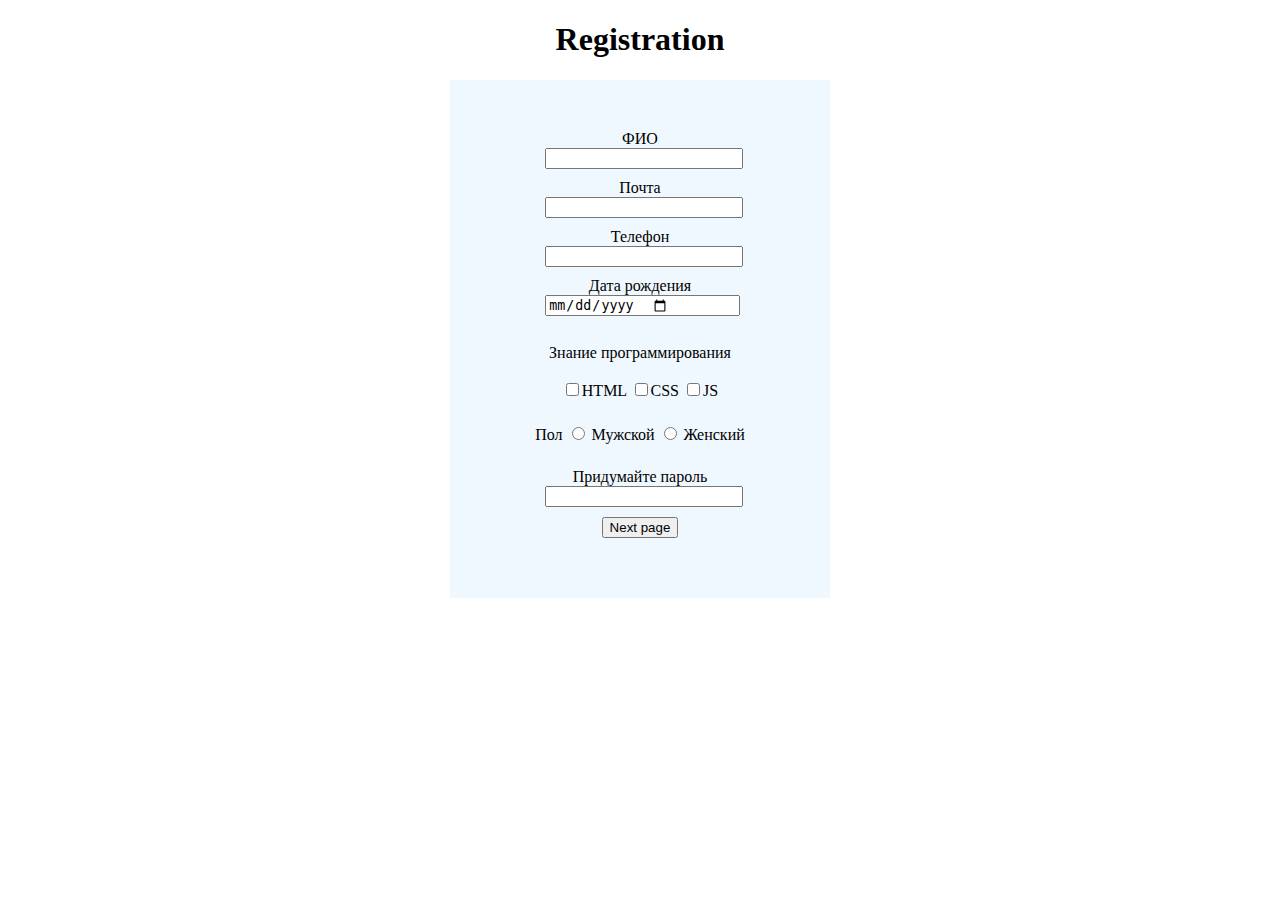
<file: 2W/index.html>
<!DOCTYPE html>
<html lang="en">
<head>
    <meta charset="UTF-8">
    <meta name="viewport" content="width=device-width, initial-scale=1.0">
    <title>2 Week</title>
    <style>
        .regform{
            display: inline-block;
            width: 30%;
            margin-left: 35%;
            text-align: center;
            background-color: aliceblue;
            padding-top: 50px;
            padding-bottom: 50px;
        }
        .regform input{
            display: inline-block;
            margin-bottom: 10px;
        }
        #input{
            display: flex;
            margin-left: 25%;
            width: 50%;
        }
        #checkbox{
            margin: 0;
        }
    </style>
</head>
<body>
    <h1 style="text-align: center;">Registration</h1>
    <div class="regform">
        <label>ФИО</label>
        <input type = 'text' id="input">
        <label>Почта</label>
        <input type = 'mail' id="input">
        <label>Телефон</label>
        <input type = 'tel' id="input">
        <label>Дата рождения</label>
        <input type = 'date'  id="input"><br>
        <label>Знание программирования</label><br><br>
        <input type="checkbox"><label id="checkbox">HTML</label>
        <input type="checkbox"><label id="checkbox">CSS</label>
        <input type="checkbox"><label id="checkbox">JS</label><br><br>
        <label>Пол</label>
        <input type="radio" id="contactChoice1">
        <label for="contactChoice1">Мужской</label>
        <input type="radio" id="contactChoice2">
        <label for="contactChoice2">Женский</label><br><br>
        <label>Придумайте пароль</label>
        <input type = 'password' id="input">
        <form action="spage.html">
            <input type="submit" value="Next page">
        </form>
    </div>
</body>
</html>
</file>
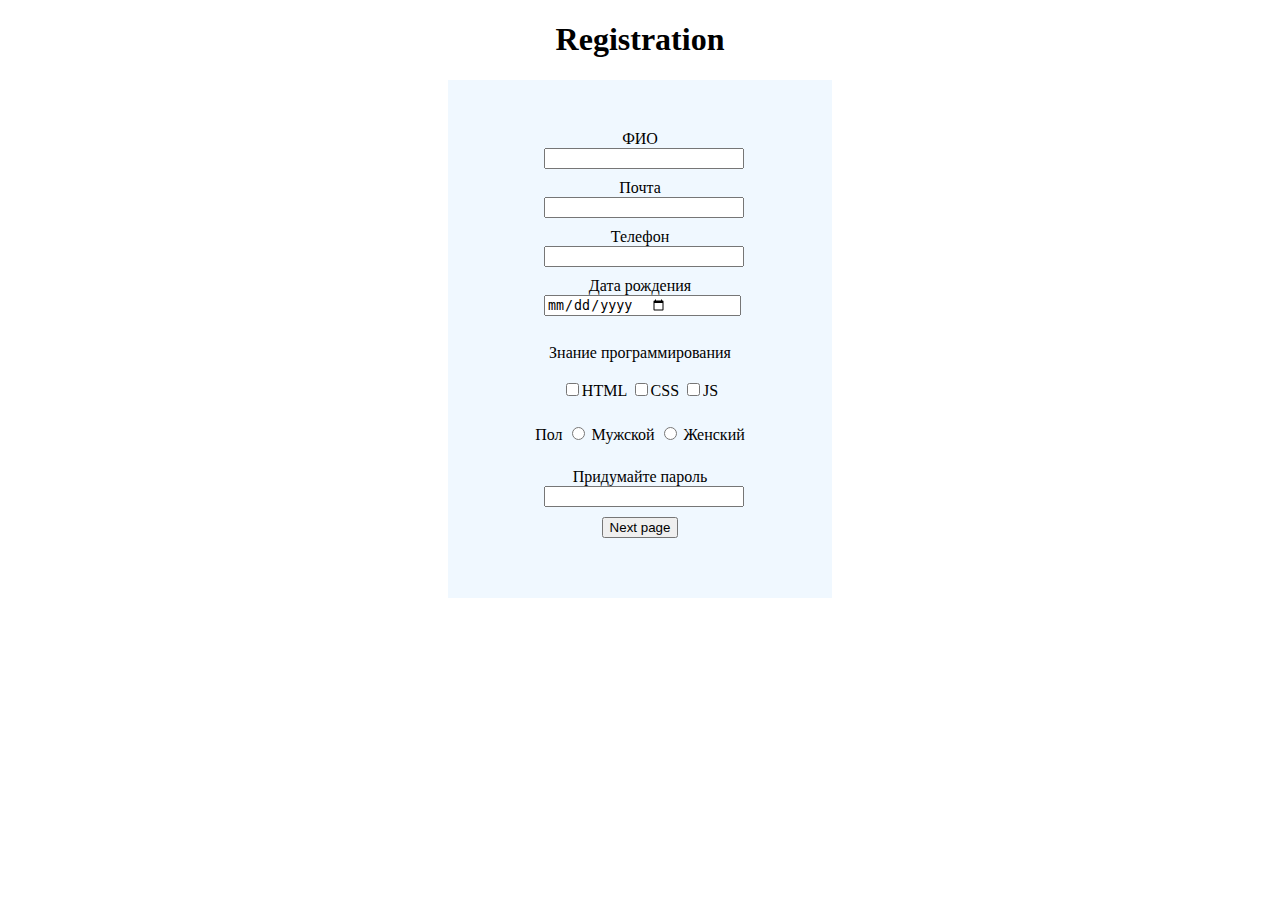
<file: 3w/index.html>
<!DOCTYPE html>
<html lang="en">
<head>
    <meta charset="UTF-8">
    <meta name="viewport" content="width=device-width, initial-scale=1.0">
    <link rel="stylesheet" href="style.css">
    <title>3 Week</title>
</head>
<body>
    <h1 style="text-align: center;">Registration</h1>
    <div class="regform">
        <label>ФИО</label>
        <input type = 'text' id="input">
        <label>Почта</label>
        <input type = 'mail' id="input">
        <label>Телефон</label>
        <input type = 'tel' id="input">
        <label>Дата рождения</label>
        <input type = 'date'  id="input"><br>
        <label>Знание программирования</label><br><br>
        <input type="checkbox"><label id="checkbox">HTML</label>
        <input type="checkbox"><label id="checkbox">CSS</label>
        <input type="checkbox"><label id="checkbox">JS</label><br><br>
        <label>Пол</label>
        <input type="radio" id="contactChoice1">
        <label for="contactChoice1">Мужской</label>
        <input type="radio" id="contactChoice2">
        <label for="contactChoice2">Женский</label><br><br>
        <label>Придумайте пароль</label>
        <input type = 'password' id="input">
        <form action="spage.html">
            <input type="submit" value="Next page">
        </form>
    </div>
</body>
</html>
</file>
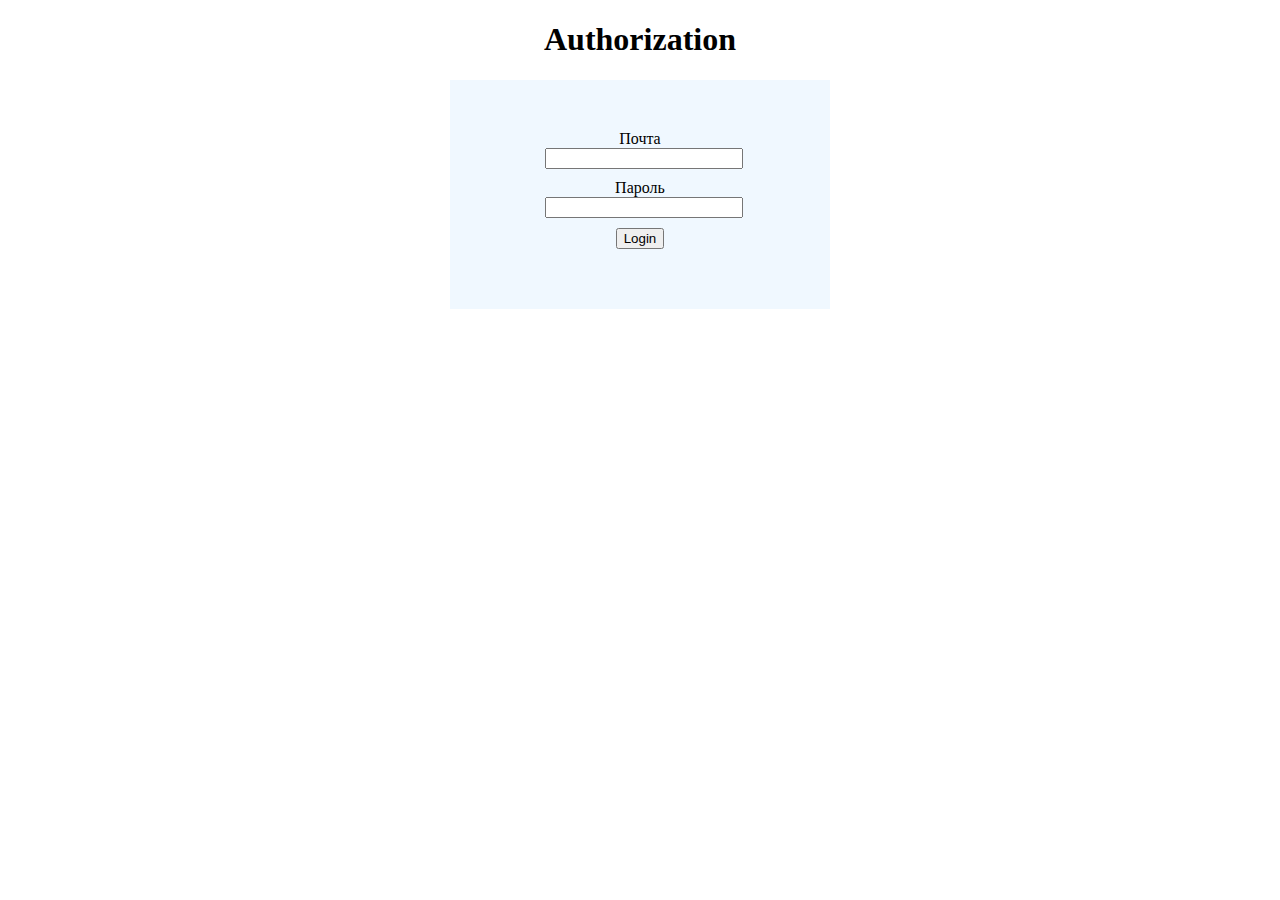
<file: 2W/spage.html>
<!DOCTYPE html>
<html lang="en">
<head>
    <meta charset="UTF-8">
    <meta name="viewport" content="width=device-width, initial-scale=1.0">
    <title>2 Week</title>
    <style>
        .regform{
            display: inline-block;
            width: 30%;
            margin-left: 35%;
            text-align: center;
            background-color: aliceblue;
            padding-top: 50px;
            padding-bottom: 50px;
        }
        .regform input{
            display: inline-block;
            margin-bottom: 10px;
        }
        #input{
            display: flex;
            margin-left: 25%;
            width: 50%;
        }
        #checkbox{
            margin: 0;
        }
    </style>
</head>
<body>
    <h1 style="text-align: center;">Authorization</h1>
    <div class="regform">
        <label>Почта</label>
        <input type = 'mail' id="input">
        <label>Пароль</label>
        <input type = 'password' id="input">
        <form action="tpage.html">
            <input type="submit" value="Login">
        </form>
    </div>
</body>
</html>
</file>
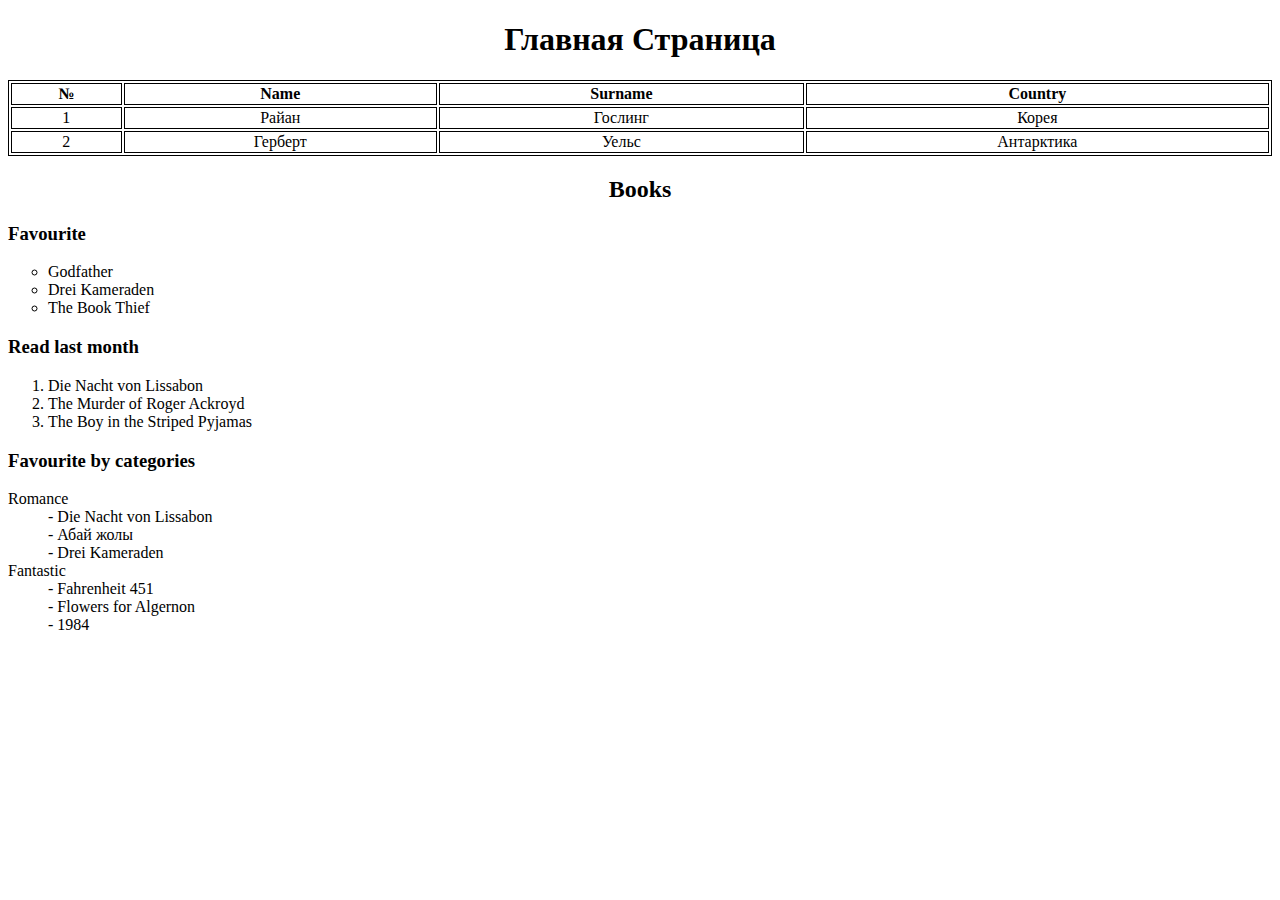
<file: 2W/tpage.html>
<!DOCTYPE html>
<html lang="en">
<head>
    <meta charset="UTF-8">
    <meta name="viewport" content="width=device-width, initial-scale=1.0">
    <title>2 Week</title>
    <style>
        table, th, td {
            border:1px solid black;
        }
    </style>
</head>
<body>
    <h1 style="text-align: center;">Главная Страница</h1>
    <table style="width:100%; text-align: center;">
        <tr>
            <th>№</th>
            <th>Name</th>
            <th>Surname</th>
            <th>Country</th>
        </tr>
        <tr>
            <td>1</td>
            <td>Райан</td>
            <td>Гослинг</td>
            <td>Корея</td>
        </tr>
        <tr>
            <td>2</td>
            <td>Герберт</td>
            <td>Уельс</td>
            <td>Антарктика</td>
        </tr>
      </table>
      <h2 style="text-align: center;">Books</h2>
      <h3>Favourite</h3>
        <ul style="list-style-type:circle;">
            <li>Godfather</li>
            <li>Drei Kameraden</li>
            <li>The Book Thief</li>
        </ul>
        <h3>Read last month</h3>
        <ol>
            <li>Die Nacht von Lissabon</li>
            <li>The Murder of Roger Ackroyd</li>
            <li>The Boy in the Striped Pyjamas</li>
        </ol>
        <h3>Favourite by categories</h3>
        <dl>
            <dt>Romance</dt>
                <dd>- Die Nacht von Lissabon</dd>
                <dd>- Абай жолы</dd>
                <dd>- Drei Kameraden</dd>
            <dt>Fantastic</dt>
                <dd>- Fahrenheit 451</dd>
                <dd>- Flowers for Algernon</dd>
                <dd>- 1984</dd>
        </dl>
</body>
</html>
</file>
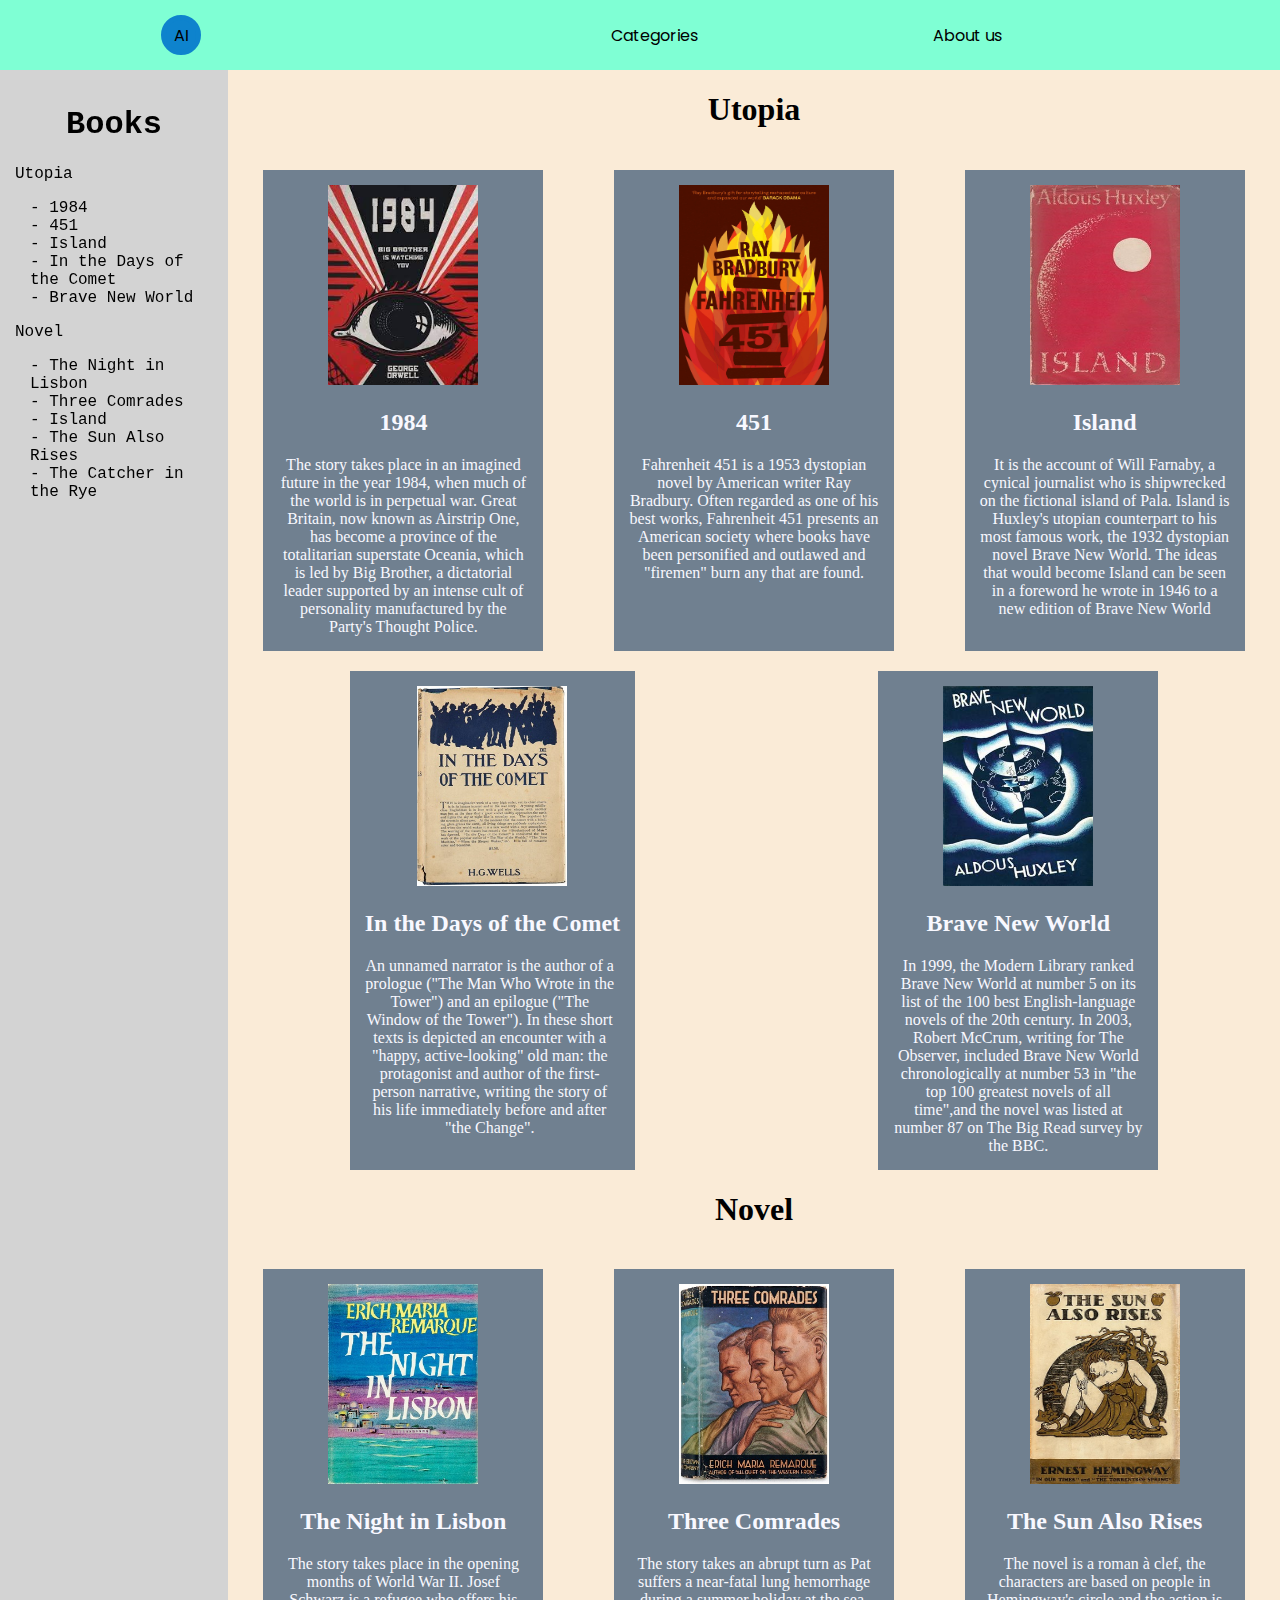
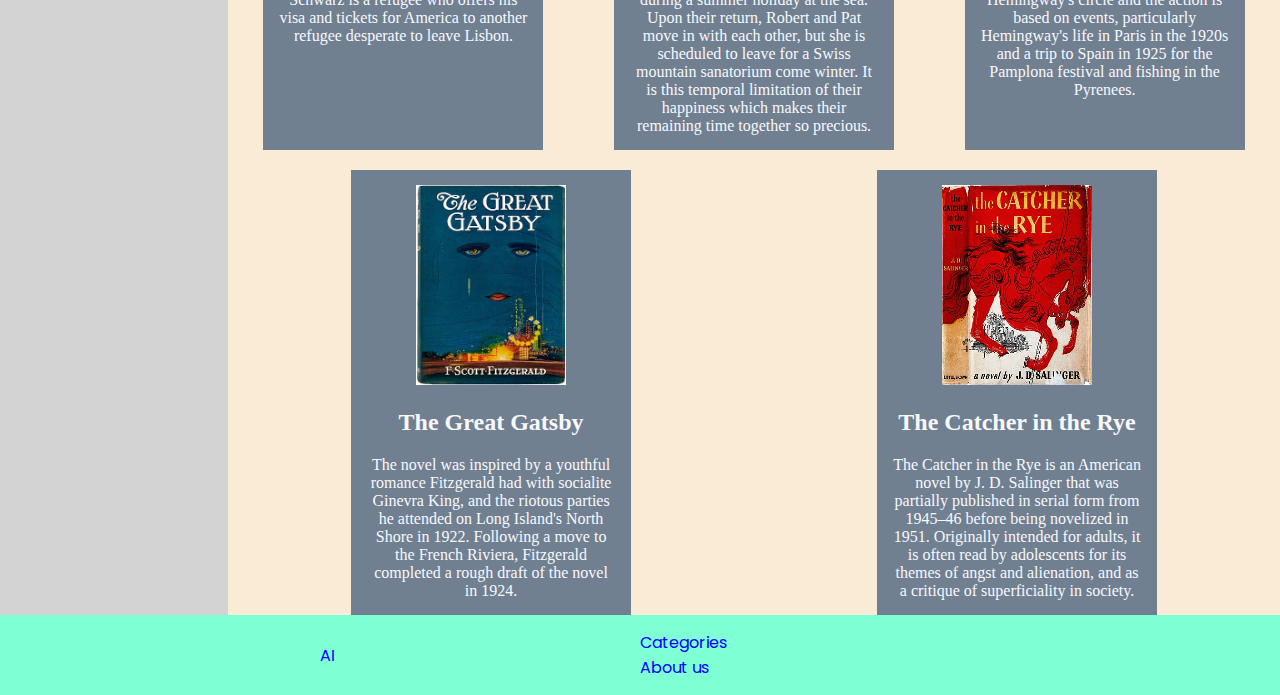
<file: 3w/fpage.html>
<!DOCTYPE html>
<html lang="en">
<head>
    <meta charset="UTF-8">
    <meta name="viewport" content="width=device-width, initial-scale=1.0">
    <link rel="stylesheet" href="style.css">
    <link rel="preconnect" href="https://fonts.googleapis.com"><link rel="preconnect" href="https://fonts.gstatic.com" crossorigin>
    <link href="https://fonts.googleapis.com/css2?family=Poppins:wght@500&display=swap" rel="stylesheet">
    <title>3 Week</title>
</head>
<body>
    <header class="header">
        <div class="logo">AI</div>
        <div class="menu">
            <div class="pod_menu">Categories</div>
            <div class="pod_menu">About us</div>
        </div>
    </header>
    <main>
        <aside class="side_bar">
            <div class="sidebar_content">
                <h1>Books</h1>
                <p>Utopia</p>
                <ul>
                    <li>- 1984</li>
                    <li>- 451</li>
                    <li>- Island</li>
                    <li>- In the Days of the Comet</li>
                    <li>- Brave New World</li>
                </ul>
                <p>Novel</p>
                <ul>
                    <li>- The Night in Lisbon</li>
                    <li>- Three Comrades</li>
                    <li>- Island</li>
                    <li>- The Sun Also Rises</li>
                    <li>- The Catcher in the Rye</li>
                </ul>
            </div>
        </aside>
        <div class="main_content">
            <h1>Utopia</h1>
            <div class="books">
                <div class="book_card">
                    <div class="book_img"><img src="media/1984.jpeg" alt="1984" height="200px" width="150px"></div>
                    <div class="book_text">
                        <div class="book_title"><h2>1984</h2></div>
                        <div class="book_about">The story takes place in an imagined future in the year 1984, when much of
                            the world is in perpetual war. Great Britain, now known as Airstrip One, has become a province
                            of the totalitarian superstate Oceania, which is led by Big Brother, a dictatorial leader 
                            supported by an intense cult of personality manufactured by the Party's Thought Police. </div>
                    </div>
                </div>
                <div class="book_card">
                    <div class="book_img"><img src="media/451.jpg" alt="451" height="200px" width="150px"></div>
                    <div class="book_text">
                        <div class="book_title"><h2>451</h2></div>
                        <div class="book_about">Fahrenheit 451 is a 1953 dystopian novel by American writer Ray Bradbury.
                            Often regarded as one of his best works, Fahrenheit 451 presents an American society where
                            books have been personified and outlawed and "firemen" burn any that are found. </div>
                    </div>
                </div>
                <div class="book_card">
                    <div class="book_img"><img src="media/Island.jpeg" alt="Island" height="200px" width="150px"></div>
                    <div class="book_text">
                        <div class="book_title"><h2>Island</h2></div>
                        <div class="book_about">It is the account of Will Farnaby, a cynical journalist who is shipwrecked on 
                            the fictional island of Pala. Island is Huxley's utopian counterpart to his most famous work, the 
                            1932 dystopian novel Brave New World. The ideas that would become Island can be seen in a foreword
                             he wrote in 1946 to a new edition of Brave New World </div>
                    </div>
                </div>
                <div class="book_card">
                    <div class="book_img"><img src="media/Dayscomet.jpg" alt="Dayscomet" height="200px" width="150px"></div>
                    <div class="book_text">
                        <div class="book_title"><h2>In the Days of the Comet</h2></div>
                        <div class="book_about">An unnamed narrator is the author of a prologue ("The Man Who Wrote in the Tower") 
                        and an epilogue ("The Window of the Tower"). In these short texts is depicted an encounter with a "happy, 
                        active-looking" old man: the protagonist and author of the first-person narrative, writing the story of 
                        his life immediately before and after "the Change".</div>
                    </div>
                </div>
                <div class="book_card">
                    <div class="book_img"><img src="media/BraveNewWorld.jpg" alt="Brave New World" height="200px" width="150px"></div>
                    <div class="book_text">
                        <div class="book_title"><h2>Brave New World</h2></div>
                        <div class="book_about">In 1999, the Modern Library ranked Brave New World at number 5 on its list of the 100 best
                             English-language novels of the 20th century. In 2003, Robert McCrum, writing for The Observer, included 
                             Brave New World chronologically at number 53 in "the top 100 greatest novels of all time",and the novel
                              was listed at number 87 on The Big Read survey by the BBC. </div>
                    </div>
                </div>
            </div>
            <h1>Novel</h1>
            <div class="books">
                <div class="book_card">
                    <div class="book_img"><img src="media/The.Night.In.Lisbon.jpg" alt="The Night in Lisbon" height="200px" width="150px"></div>
                    <div class="book_text">
                        <div class="book_title"><h2>The Night in Lisbon</h2></div>
                        <div class="book_about">The story takes place in the opening months of World War II. Josef Schwarz is a refugee 
                            who offers his visa and tickets for America to another refugee desperate to leave Lisbon. </div>
                    </div>
                </div>
                <div class="book_card">
                    <div class="book_img"><img src="media/ThreeComrades.jpg" alt="Three Comrades" height="200px" width="150px"></div>
                    <div class="book_text">
                        <div class="book_title"><h2>Three Comrades</h2></div>
                        <div class="book_about">The story takes an abrupt turn as Pat suffers a near-fatal lung hemorrhage during a summer holiday
                             at the sea. Upon their return, Robert and Pat move in with each other, but she is scheduled to leave for a Swiss mountain 
                             sanatorium come winter. It is this temporal limitation of their happiness which makes their remaining time together 
                             so precious.</div>
                    </div>
                </div>
                <div class="book_card">
                    <div class="book_img"><img src="media/The_Sun_Also_Rises.jpg" alt="The Sun Also Rises" height="200px" width="150px"></div>
                    <div class="book_text">
                        <div class="book_title"><h2>The Sun Also Rises</h2></div>
                        <div class="book_about">The novel is a roman à clef, the characters are based on people in Hemingway's circle and the action 
                            is based on events, particularly Hemingway's life in Paris in the 1920s and a trip to Spain in 1925 for the Pamplona
                             festival and fishing in the Pyrenees.</div>
                    </div>
                </div>
                <div class="book_card">
                    <div class="book_img"><img src="media/The_Great_Gatsby.jpg" alt="The Great Gatsby" height="200px" width="150px"></div>
                    <div class="book_text">
                        <div class="book_title"><h2>The Great Gatsby</h2></div>
                        <div class="book_about">The novel was inspired by a youthful romance Fitzgerald had with socialite Ginevra King, and the 
                            riotous parties he attended on Long Island's North Shore in 1922. Following a move to the French Riviera, Fitzgerald 
                            completed a rough draft of the novel in 1924. </div>
                    </div>
                </div><div class="book_card">
                    <div class="book_img"><img src="media/330px-The_Catcher_in_the_Rye.jpg" alt="The Catcher in the Rye" height="200px" width="150px"></div>
                    <div class="book_text">
                        <div class="book_title"><h2>The Catcher in the Rye</h2></div>
                        <div class="book_about">The Catcher in the Rye is an American novel by J. D. Salinger that was partially published in serial
                             form from 1945–46 before being novelized in 1951. Originally intended for adults, it is often read by adolescents for its 
                             themes of angst and alienation, and as a critique of superficiality in society.</div>
                    </div>
                </div>  
            </div>
        </div>
    </main>
    <footer>
        <div class="logo">AI</div>
        <div class="menu">
            <div class="pod_menu">Categories</div>
            <div class="pod_menu">About us</div>
        </div>
    </footer>
</body>
</html>
</file>
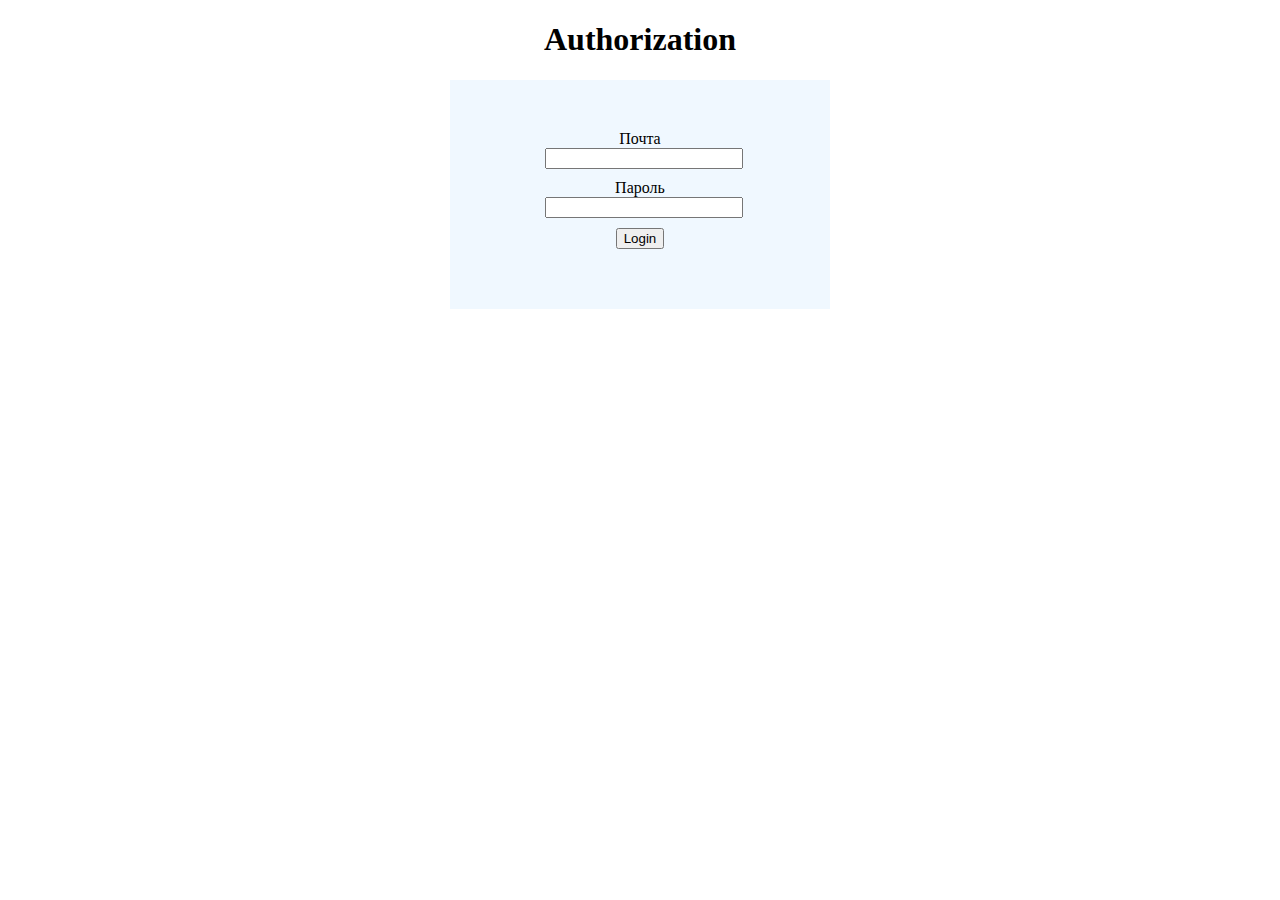
<file: 3w/spage.html>
<!DOCTYPE html>
<html lang="en">
<head>
    <meta charset="UTF-8">
    <meta name="viewport" content="width=device-width, initial-scale=1.0">
    <title>3 Week</title>
    <style>
        .regform{
            display: inline-block;
            width: 30%;
            margin-left: 35%;
            text-align: center;
            background-color: aliceblue;
            padding-top: 50px;
            padding-bottom: 50px;
        }
        .regform input{
            display: inline-block;
            margin-bottom: 10px;
        }
        #input{
            display: flex;
            margin-left: 25%;
            width: 50%;
        }
        #checkbox{
            margin: 0;
        }
    </style>
</head>
<body>
    <h1 style="text-align: center;">Authorization</h1>
    <div class="regform">
        <label>Почта</label>
        <input type = 'mail' id="input">
        <label>Пароль</label>
        <input type = 'password' id="input">
        <form action="tpage.html">
            <input type="submit" value="Login">
        </form>
    </div>
</body>
</html>
</file>
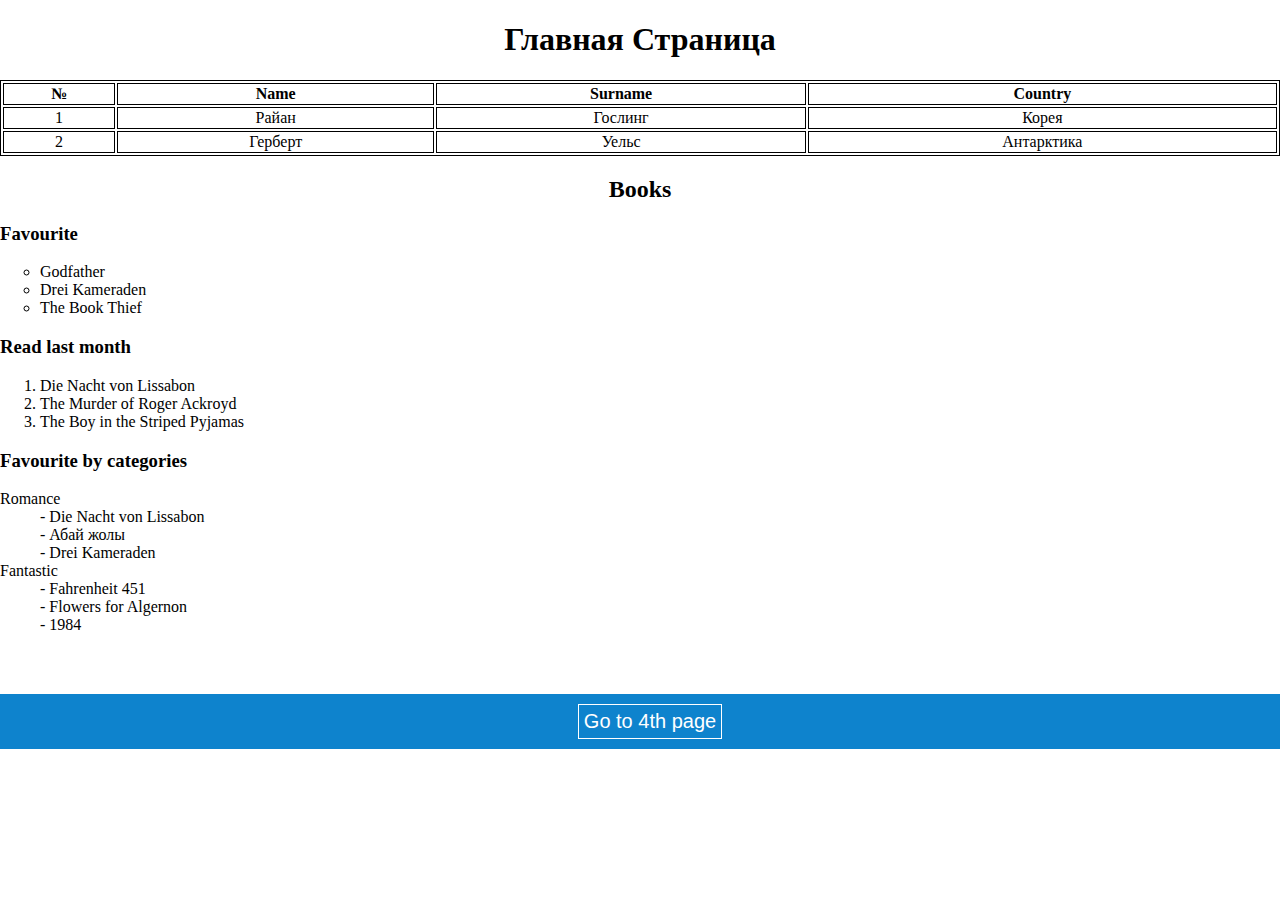
<file: 3w/tpage.html>
<!DOCTYPE html>
<html lang="en">
<head>
    <meta charset="UTF-8">
    <meta name="viewport" content="width=device-width, initial-scale=1.0">
    <link rel="stylesheet" href="style.css">
    <title>3 Week</title>
    <style>
        table, th, td {
            border:1px solid black;
        }
    </style>
</head>
<body>
    <h1 style="text-align: center;">Главная Страница</h1>
    <table style="width:100%; text-align: center;">
        <tr>
            <th>№</th>
            <th>Name</th>
            <th>Surname</th>
            <th>Country</th>
        </tr>
        <tr>
            <td>1</td>
            <td>Райан</td>
            <td>Гослинг</td>
            <td>Корея</td>
        </tr>
        <tr>
            <td>2</td>
            <td>Герберт</td>
            <td>Уельс</td>
            <td>Антарктика</td>
        </tr>
      </table>
      <h2 style="text-align: center;">Books</h2>
      <h3>Favourite</h3>
        <ul style="list-style-type:circle;">
            <li>Godfather</li>
            <li>Drei Kameraden</li>
            <li>The Book Thief</li>
        </ul>
        <h3>Read last month</h3>
        <ol>
            <li>Die Nacht von Lissabon</li>
            <li>The Murder of Roger Ackroyd</li>
            <li>The Boy in the Striped Pyjamas</li>
        </ol>
        <h3>Favourite by categories</h3>
        <dl>
            <dt>Romance</dt>
                <dd>- Die Nacht von Lissabon</dd>
                <dd>- Абай жолы</dd>
                <dd>- Drei Kameraden</dd>
            <dt>Fantastic</dt>
                <dd>- Fahrenheit 451</dd>
                <dd>- Flowers for Algernon</dd>
                <dd>- 1984</dd>
        </dl>
        <form action="fpage.html" class="f_page_button">
            <input type="submit" value="Go to 4th page" id="go_to_4" />
        </form>
</body>
</html>
</file>
<file: 3w/style.css>
* ::before,
* ::after{
    box-sizing: border-box;
}
html, body{
    margin: 0;
}
.regform{
    display: inline-block;
    width: 30%;
    margin-left: 35%;
    text-align: center;
    background-color: aliceblue;
    padding-top: 50px;
    padding-bottom: 50px;
}
.regform input{
    display: inline-block;
    margin-bottom: 10px;
}
#input{
    display: flex;
    margin-left: 25%;
    width: 50%;
}
#checkbox{
    margin: 0;
}
.f_page_button{
    width: 100vw;
    text-align: center;
    background-color: #0e83cd;
    padding: 10px;
    margin: 0;
    margin-top: 60px;
}
#go_to_4{
    margin: auto;
    border: 1px solid #fff;
    padding: 5px;
    font-size: 20px;
    background-color: #0e83cd;
    color: #fff;
}
#go_to_4:hover{
    color: black;
    background-color: #fff;
    box-sizing: border-box;
}

/*----------------4 PAGE--------------------------*/

    
.header{
    background-color: aquamarine;
    font-family: 'Poppins', sans-serif;
    display: flex;
    padding: 15px;
    justify-content: space-around;
    align-items: center;
}
.menu{
    width: 50%;
    display: flex;
    justify-content: space-around;
}
.logo{
    height: 30px;
    width: 30px;
    justify-content: center;
    align-items: center;
    display: flex;
    background-color: #0e83cd;
    border: 5px solid #0e83cd;
    border-radius: 20px;
}

main{
    width: 100%;
    display: flex;
}

.side_bar{
    position: relative;
    background-color:lightgrey;
    flex-grow: 1;
    padding: 15px;
    font-family: 'Courier New', Courier, monospace;
}
.sidebar_content{
    position: sticky;
    top: 0;
    align-self: flex-start;
}
.side_bar h1{
    text-align: center;
}
.side_bar ul{
    list-style-type: none;
    padding: 0;
    padding-left: 15px;
}


.main_content{
    background-color: antiquewhite;
    flex-grow: 4;
}


.main_content h1{
    text-align: center;
}
.books{
    display: flex;
    flex-direction: row;
    justify-content: space-around;
    flex-wrap: wrap;
}
.book_card{
    display: flex;
    flex-direction: column;
    text-align: center;
    background-color:slategray;
    color:ghostwhite;
    padding: 15px;
    margin-top: 20px;
}
.book_title{
    text-align: center;
}
.book_about{
    max-width: 250px;
}

@media (width >= 500px){
    .main_content{
        max-width: 85%;
    }
}
@media (width < 500px){
    main{
        flex-direction: column;
    }
    .books{
        flex-direction: column;
    }
    .book_img img{
        height: 250px;
    }
    .book_card{
        flex-direction: row;
        justify-content: space-between;
    }
    .book_text{
        di
    }
}
footer{
    background-color: aquamarine;
    font-family: 'Poppins', sans-serif;
    display: flex;
    padding: 15px;
    justify-content: space-around;
    align-items: center;
    color: blue;
}
footer .logo{
    border: none;
    background-color:aquamarine;
    border-radius: 0;
    flex-grow: 2;
}
footer .menu{
    flex-direction: column;
}
footer .pod_menu{
    display: flex;
}
</file>
